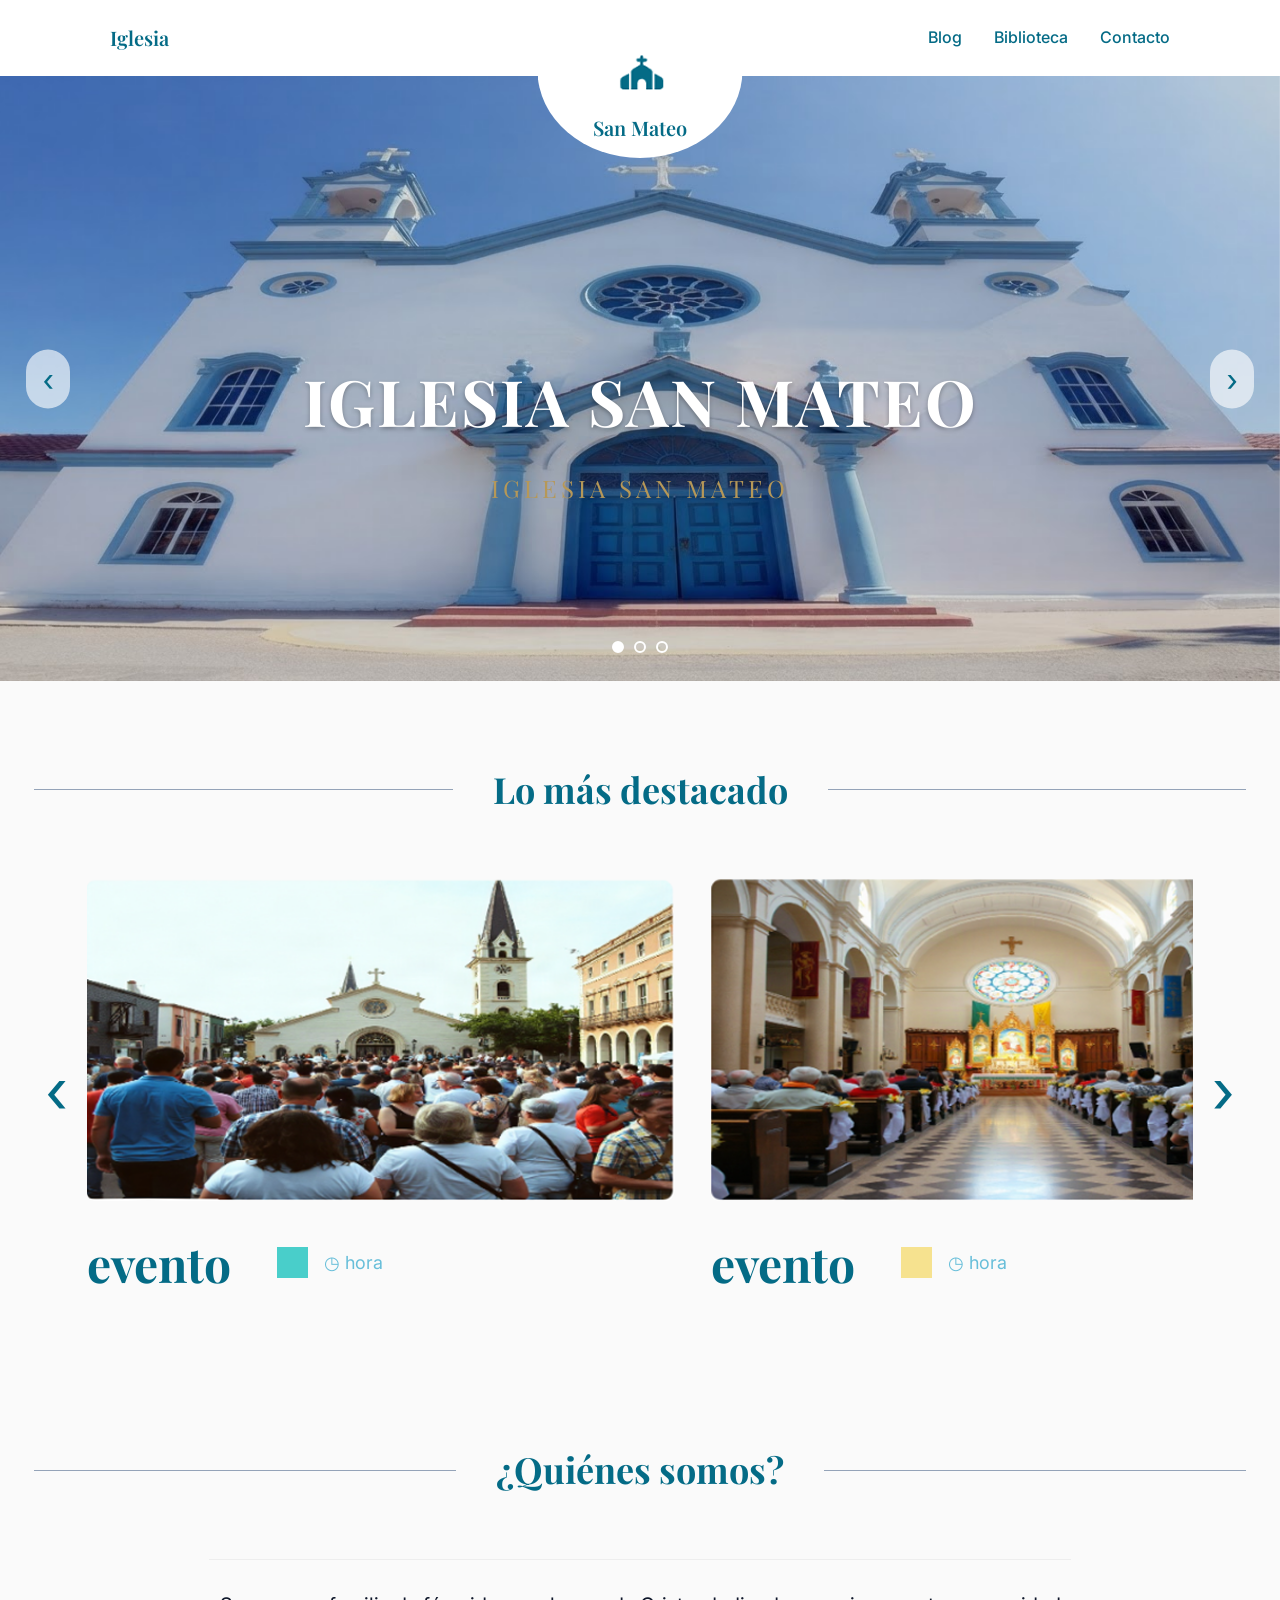
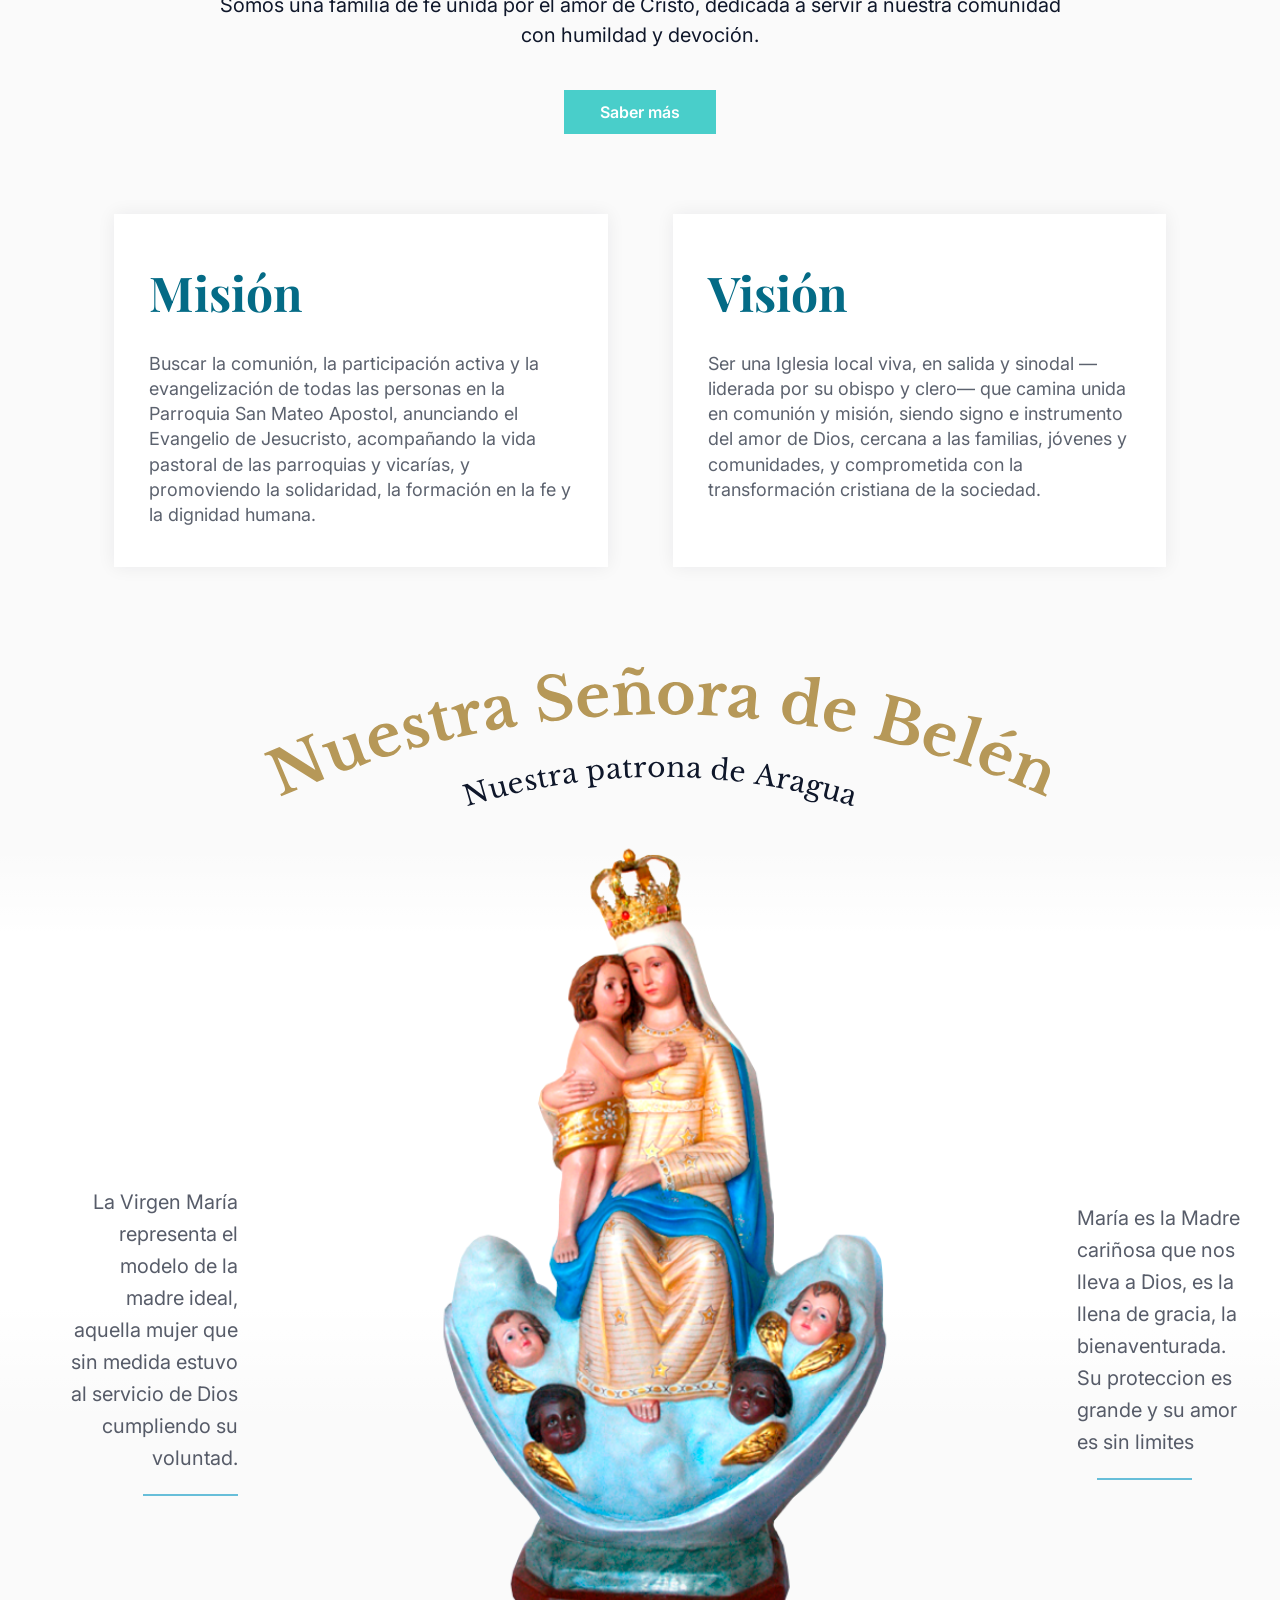
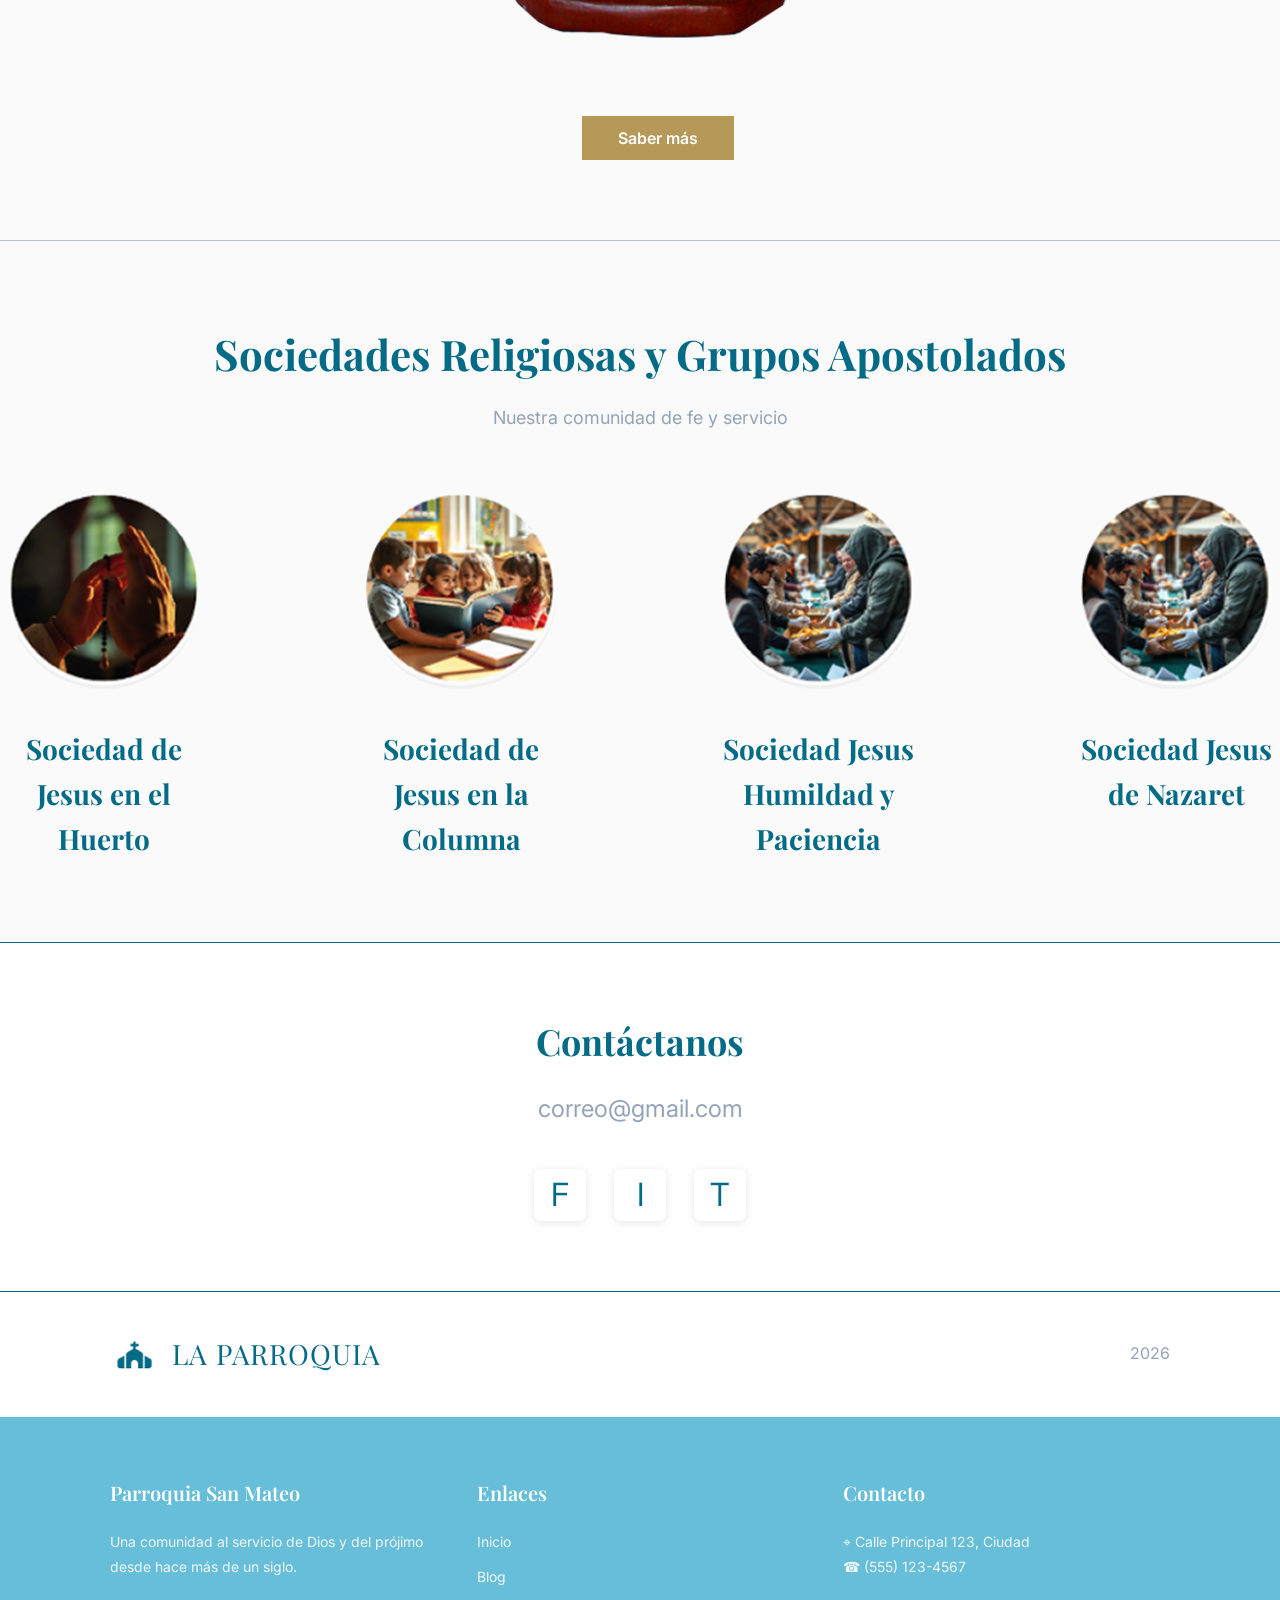
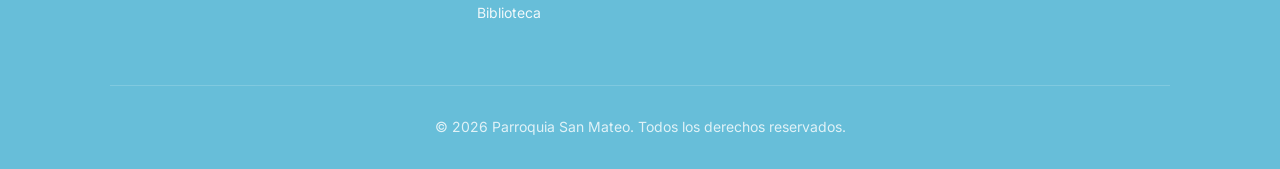
<file: index.html>
<!DOCTYPE html>
<html lang="es">
<head>
  <meta charset="UTF-8">
  <meta name="viewport" content="width=device-width, initial-scale=1.0">
  <title>Iglesia San Mateo | Inicio</title>

  <!-- Fuentes: Inter (texto)  -->
  <link rel="preconnect" href="https://fonts.googleapis.com">
  <link rel="preconnect" href="https://fonts.gstatic.com" crossorigin>
  <link href="https://fonts.googleapis.com/css2?family=Inter:ital,wght@0,400..700;1,400..700&family=Lora:ital,wght@0,400..700;1,400..700&family=Playfair+Display:wght@400..700&display=swap" rel="stylesheet">

  <!-- Estilos: globales + especificos de la pagina -->
  <link rel="stylesheet" href="css/style.css">
  <link rel="stylesheet" href="css/home.css">
  <script>document.documentElement.classList.add('js-anim');</script>
  <script src="scripts.js/main.js" defer></script>
  <script src="scripts.js/modal.js" defer></script>
  <script src="scripts.js/animations.js" defer></script>
  <script src="scripts.js/home.js" defer></script>
</head>
<body class="page-home">
<!-- ============ HEADER (navbar) ============ -->
<section id="section-header">
  <div class="container">
    <header class="site-header">
      <div class="site-header__left">
        <a href="index.html" class="brand-left serif">Iglesia</a>
      </div>
      <a href="index.html" class="logo-group" aria-label="San Mateo - Inicio">
        <div class="logo-wrapper">
          <img src="assets/images/home/logo-forma.svg" alt="" class="logo-shape">
          <img src="assets/images/common/logo.png" alt="Logo San Mateo" class="logo-icon">
          <span class="logo-text serif">San Mateo</span>
        </div>
      </a>
      <nav class="site-header__right">
        <a href="blog.html" class="nav-link">Blog</a>
        <a href="biblioteca.html" class="nav-link">Biblioteca</a>
        <a href="index.html#section-contact" class="nav-link">Contacto</a>
      </nav>
    </header>
  </div>
</section>

<!-- ============ HERO  -->
<section id="section-hero">
  <div class="container">
    <div class="hero-section">
      <div class="hero-bg">
        <img src="assets/images/home/hero.jpeg" alt="Iglesia San Mateo" class="is-active">
      </div>
      <div class="hero-content">
        <h1 class="hero-title serif">IGLESIA SAN MATEO</h1>
        <p class="hero-subtitle serif">IGLESIA SAN MATEO</p>
      </div>
      <button class="nav-arrow prev-arrow">‹</button>
      <button class="nav-arrow next-arrow">›</button>
    </div>
  </div>
</section>
<!-- ============ LO MAS DESTACADO  -->
<section id="section-highlights">
  <div class="container">
    <div class="highlights-wrapper">
      <div class="section-header">
        <div class="line"></div>
        <h2 class="section-title serif">Lo más destacado</h2>
        <div class="line"></div>
      </div>
      
      <div class="carousel-container">
        <button class="carousel-arrow">‹</button>
        
        <div class="events-grid">
          <div class="events-track">
            <div class="event-card" data-desc="Aquí irá la información completa del evento: fecha, lugar y detalles.">
              <div class="event-media">
                <img src="assets/images/home/evento-plaza.png" alt="Evento en la plaza" class="event-img">
              </div>
              <div class="event-info">
                <h3 class="event-title serif">evento</h3>
                <div class="event-meta">
                  <span class="tag tag-cyan"></span>
                  <span class="event-time">◷ hora</span>
                </div>
              </div>
            </div>
            <div class="event-card" data-desc="Aquí irá la información completa del evento: fecha, lugar y detalles.">
              <div class="event-media">
                <img src="assets/images/home/evento-iglesia.png" alt="Evento en la iglesia" class="event-img">
              </div>
              <div class="event-info">
                <h3 class="event-title serif">evento</h3>
                <div class="event-meta">
                  <span class="tag tag-yellow"></span>
                  <span class="event-time">◷ hora</span>
                </div>
              </div>
            </div>
            <div class="event-card" data-desc="Aquí irá la información completa del evento: fecha, lugar y detalles.">
              <div class="event-media">
                <img src="assets/images/home/evento-iglesia.png" alt="Evento en la iglesia" class="event-img">
              </div>
              <div class="event-info">
                <h3 class="event-title serif">evento</h3>
                <div class="event-meta">
                  <span class="tag tag-cyan"></span>
                  <span class="event-time">◷ hora</span>
                </div>
              </div>
            </div>
            <div class="event-card" data-desc="Aquí irá la información completa del evento: fecha, lugar y detalles.">
              <div class="event-media">
                <img src="assets/images/home/evento-plaza.png" alt="Evento en la plaza" class="event-img">
              </div>
              <div class="event-info">
                <h3 class="event-title serif">evento</h3>
                <div class="event-meta">
                  <span class="tag tag-yellow"></span>
                  <span class="event-time">◷ hora</span>
                </div>
              </div>
            </div>
          </div>
        </div>
        
        <button class="carousel-arrow">›</button>
      </div>
    </div>
  </div>
</section>
<!-- ============ QUIENES SOMOS? -->
<section id="section-about">
  <div class="container">
    <div class="about-wrapper">
      <div class="section-header">
        <div class="line"></div>
        <h2 class="section-title serif">¿Quiénes somos?</h2>
        <div class="line"></div>
      </div>
      
      <div class="about-content">
        <div class="about-divider"></div>
        <p class="about-text">Somos una familia de fé unida por el amor de Cristo, dedicada a servir a nuestra comunidad<br>con humildad y devoción.</p>
        <a href="#section-about" class="btn btn-cyan" data-modal-target="modal-about">Saber más</a>
      </div>
      
      <div class="cards-grid">
        <div class="info-card">
          <h3 class="card-title serif">Misión</h3>
          <p class="card-text">Buscar la comunión, la participación activa y la evangelización de todas las personas en la Parroquia San Mateo Apostol, anunciando el Evangelio de Jesucristo, acompañando la vida pastoral de las parroquias y vicarías, y promoviendo la solidaridad, la formación en la fe y la dignidad humana. </p>
        </div>
        
        <div class="info-card">
          <h3 class="card-title serif">Visión</h3>
          <p class="card-text">Ser una Iglesia local viva, en salida y sinodal —liderada por su obispo y clero— que camina unida en comunión y misión, siendo signo e instrumento del amor de Dios, cercana a las familias, jóvenes y comunidades, y comprometida con la transformación cristiana de la sociedad. </p>
        </div>
      </div>
    </div>
  </div>
</section>
<!-- ============ VIRGEN DE BELEN  -->
<section id="section-virgin">
  <div class="container">
    <div class="virgin-container">
      <div class="virgin-bg"></div>
      
      <div class="virgin-content">
        <div class="curved-texts">
          <img src="assets/images/home/virgen-titulo.svg" alt="Nuestra Señora de Belén" class="curved-title">
          <img src="assets/images/home/virgen-subtitulo.svg" alt="Nuestra patrona de Aragua" class="curved-subtitle">
        </div>

        <div class="virgin-layout">
          <div class="virgin-text-left">
            <p>La Virgen María representa el modelo de la madre ideal, aquella mujer que sin medida estuvo al servicio de Dios cumpliendo su voluntad. </p>
            <div class="decor-line"></div>
          </div>
          
          <div class="virgin-image-wrapper">
            <img src="assets/images/home/virgen-belen.png" alt="Virgen de Belén" class="virgin-img">
          </div>
          
          <div class="virgin-text-right">
            <p>María es la Madre cariñosa que nos lleva a Dios, es la llena de gracia, la bienaventurada. Su proteccion es grande y su amor es sin limites</p>
            <div class="decor-line"></div>
          </div>
        </div>
        
        <div class="virgin-action">
          <a href="biblioteca.html" class="btn btn-gold">Saber más</a>
        </div>
      </div>
      
      <div class="bottom-separator"></div>
    </div>
  </div>
</section>
<!-- ============ GRUPOS Y SOCIEDADES -->
<section id="section-groups">
  <div class="container">
    <div class="groups-wrapper">
      <div class="groups-header">
        <h2 class="groups-title serif">Sociedades Religiosas y Grupos Apostolados</h2>
        <p class="groups-subtitle">Nuestra comunidad de fe y servicio</p>
      </div>
      
      <div class="groups-grid">
        <div class="group-card" data-desc="Aquí irá la descripción del grupo o sociedad: quiénes son, cuándo se reúnen y cómo unirse.">
          <img src="assets/images/home/grupo-1.png" alt="Sociedad 1" class="group-img">
          <h4 class="group-name serif">Sociedad de Jesus en el Huerto</h4>
        </div>
        
        <div class="group-card" data-desc="Aquí irá la descripción del grupo o sociedad: quiénes son, cuándo se reúnen y cómo unirse.">
          <img src="assets/images/home/grupo-2.png" alt="Sociedad 2" class="group-img">
          <h4 class="group-name serif">Sociedad de Jesus en la Columna</h4>
        </div>
        
        <div class="group-card" data-desc="Aquí irá la descripción del grupo o sociedad: quiénes son, cuándo se reúnen y cómo unirse.">
          <img src="assets/images/home/grupo-3.png" alt="Sociedad 3" class="group-img">
          <h4 class="group-name serif">Sociedad Jesus Humildad y Paciencia</h4>
        </div>

        <div class="group-card" data-desc="Aquí irá la descripción del grupo o sociedad: quiénes son, cuándo se reúnen y cómo unirse.">
          <img src="assets/images/home/grupo-3.png" alt="Sociedad 4" class="group-img">
          <h4 class="group-name serif">Sociedad Jesus de Nazaret</h4>
        </div>

<!--        <div class="group-card" data-desc="Aquí irá la descripción del grupo o sociedad: quiénes son, cuándo se reúnen y cómo unirse.">
          <img src="assets/images/home/grupo-3.png" alt="Sociedad 5" class="group-img">
          <h4 class="group-name serif">Sociedad del Cristo</h4>
        </div>

        <div class="group-card" data-desc="Aquí irá la descripción del grupo o sociedad: quiénes son, cuándo se reúnen y cómo unirse.">
          <img src="assets/images/home/grupo-3.png" alt="Sociedad 6" class="group-img">
          <h4 class="group-name serif">Sociedad del Santo Sepulcro</h4>
        </div>-->

      </div>
    </div>
  </div>
</section>
<!-- ============ CONTACTO  -->
<section id="section-contact">
  <div class="container contact-container">
    <div class="contact-separator"></div>
    <div class="contact-content">
      <h2 class="contact-title serif">Contáctanos</h2>
      <p class="contact-email">correo@gmail.com</p>
      
      <div class="social-links">
        <a href="#" class="social-icon">F</a>
        <a href="#" class="social-icon">I</a>
        <a href="#" class="social-icon">T</a>
      </div>
    </div>
  </div>
</section>

<!-- ============ FOOTER  -->
<section id="section-footer">
  <div class="container">
    <div class="pre-footer">
      <div class="pre-footer__brand">
        <img src="assets/images/common/logo.png" alt="Logo Parroquia San Mateo">
        <span class="serif">LA PARROQUIA</span>
      </div>
      <div class="pre-footer__year">2026</div>
    </div>

    <footer class="site-footer">
      <div class="footer-columns">
        <div class="footer-col">
          <h4 class="footer-heading serif">Parroquia San Mateo</h4>
          <p class="footer-text">Una comunidad al servicio de Dios y del prójimo desde hace más de un siglo.</p>
        </div>
        <div class="footer-col">
          <h4 class="footer-heading serif">Enlaces</h4>
          <ul class="footer-links">
            <li><a href="index.html">Inicio</a></li>
            <li><a href="blog.html">Blog</a></li>
            <li><a href="biblioteca.html">Biblioteca</a></li>
          </ul>
        </div>
        <div class="footer-col">
          <h4 class="footer-heading serif">Contacto</h4>
          <p class="footer-text">⌖ Calle Principal 123, Ciudad<br>☎ (555) 123-4567</p>
        </div>
      </div>
      <div class="footer-bottom">
        <p>© 2026 Parroquia San Mateo. Todos los derechos reservados.</p>
      </div>
    </footer>
  </div>
</section>

<!-- Contenido de la ventana "quienes somos?" -->
<template id="modal-about">
  <div class="modal__body">
    <h3 class="modal__title serif">¿Quiénes somos?</h3>
    <p class="modal__text">Somos una familia de fe unida por el amor de Cristo, dedicada a servir a nuestra comunidad con humildad y devoción.</p>
    <div class="modal__columns">
      <div>
        <h4 class="modal__subtitle serif">Misión</h4>
        <p class="modal__text">Buscar la comunión, la participación activa y la evangelización de todas las personas en la Parroquia San Mateo Apostol, anunciando el Evangelio de Jesucristo, acompañando la vida pastoral de las parroquias y vicarías, y promoviendo la solidaridad, la formación en la fe y la dignidad humana.</p>
      </div>
      <div>
        <h4 class="modal__subtitle serif">Visión</h4>
        <p class="modal__text">Ser una Iglesia local viva, en salida y sinodal —liderada por su obispo y clero— que camina unida en comunión y misión, siendo signo e instrumento del amor de Dios, cercana a las familias, jóvenes y comunidades, y comprometida con la transformación cristiana de la sociedad. </p>
      </div>
    </div>
  </div>
</template>
</body>
</html>
</file>
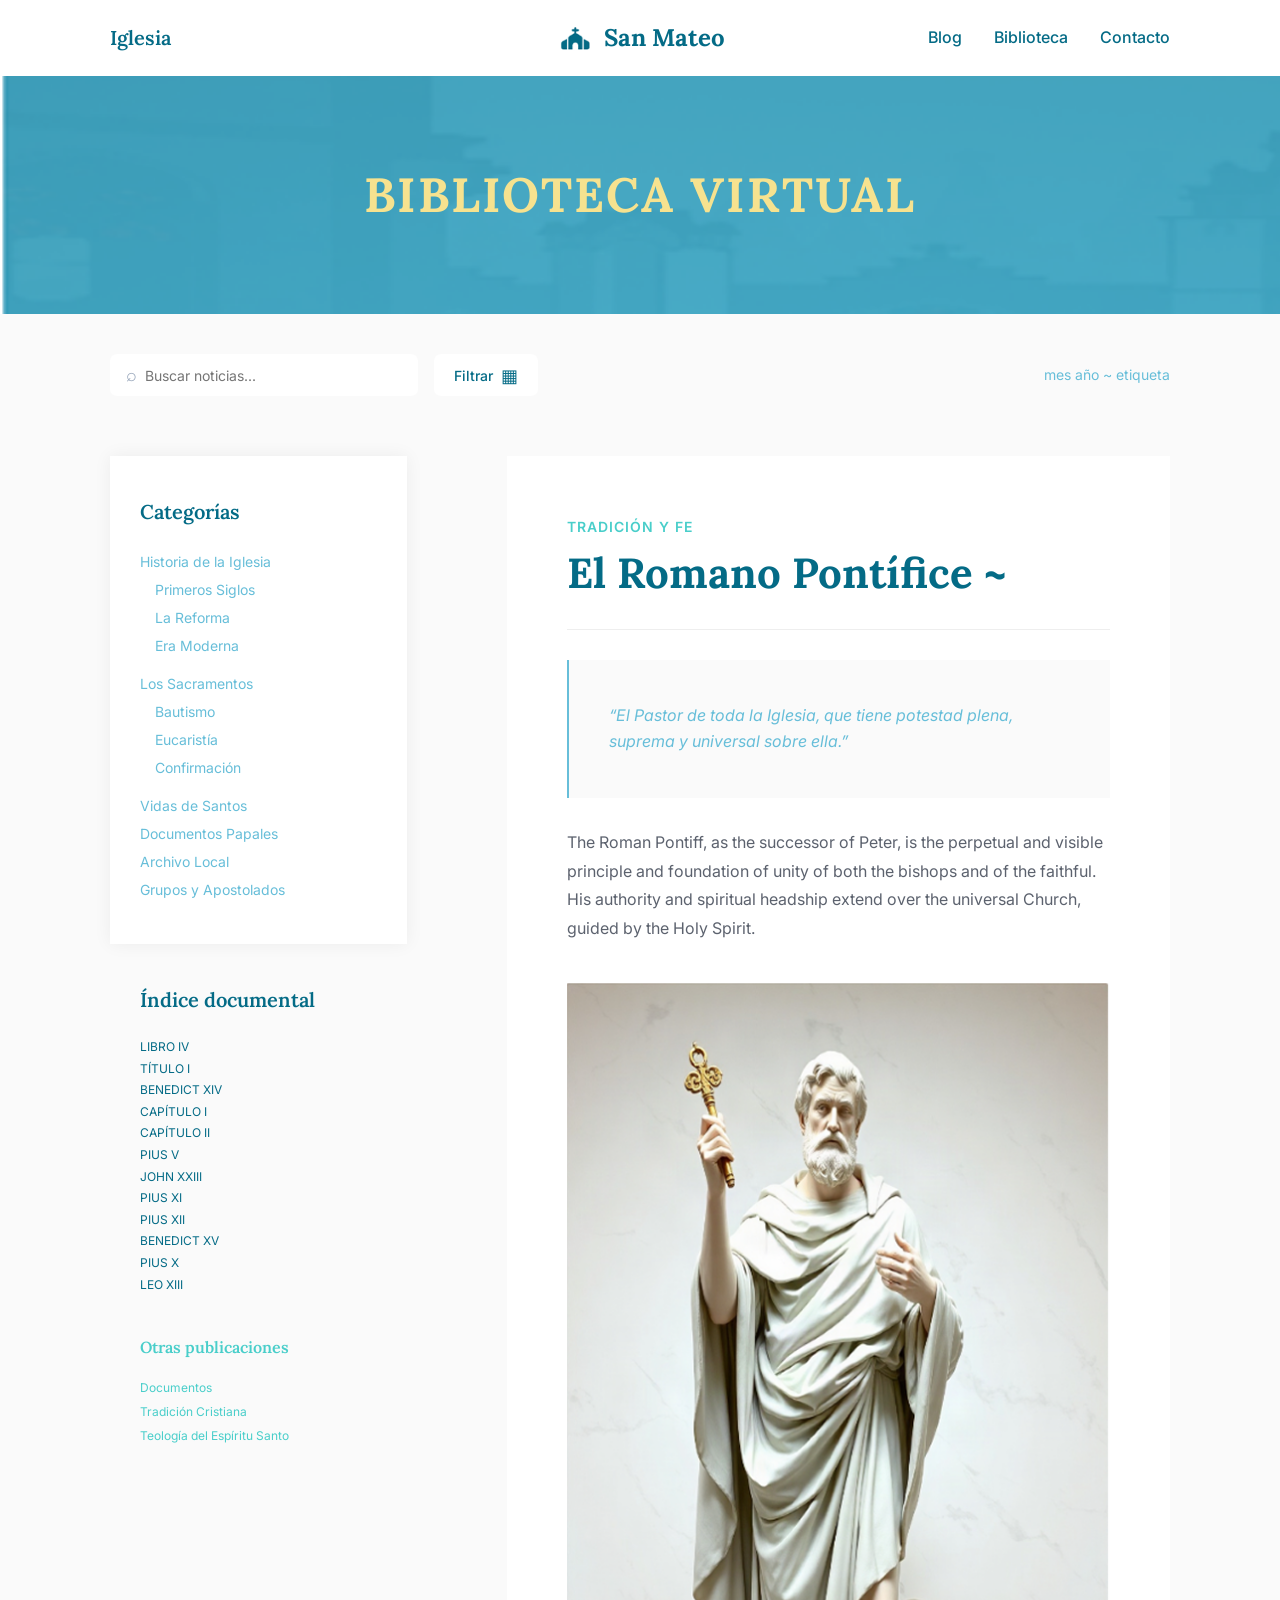
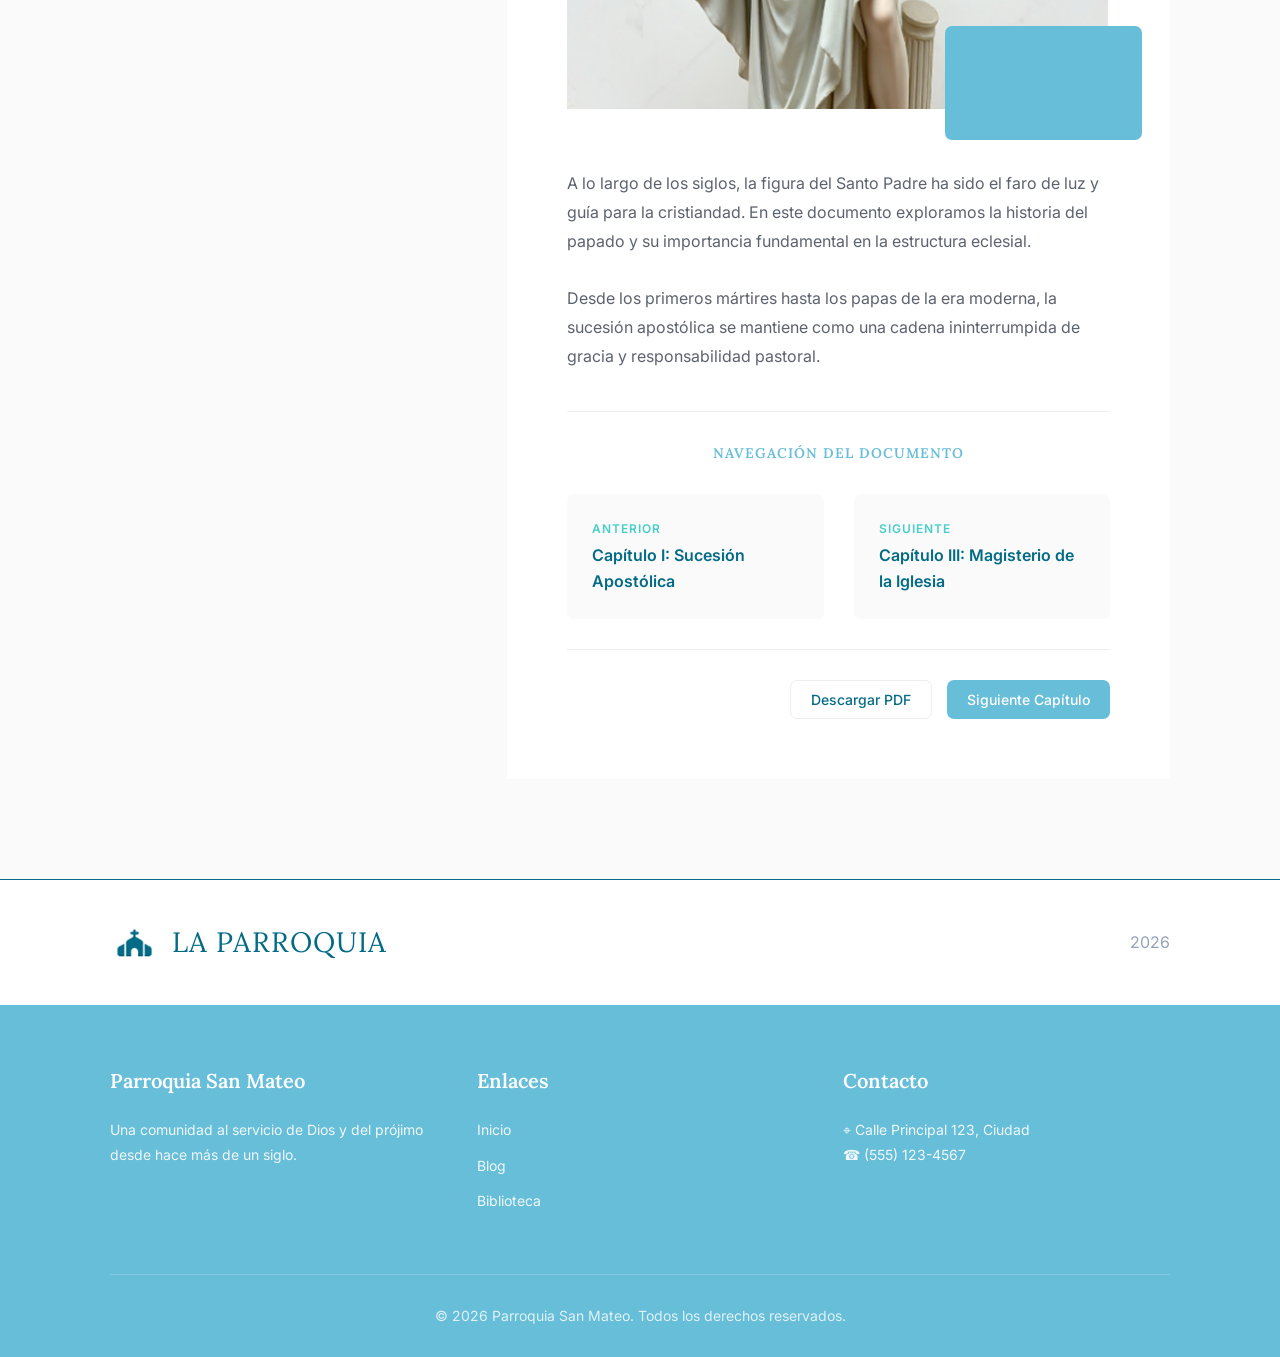
<file: biblioteca.html>
<!DOCTYPE html>
<html lang="es">
<head>
  <meta charset="UTF-8">
  <meta name="viewport" content="width=device-width, initial-scale=1.0">
  <title>Iglesia San Mateo | Biblioteca</title>

  <!-- Fuentes: Inter (texto) titulos -->
  <link rel="preconnect" href="https://fonts.googleapis.com">
  <link rel="preconnect" href="https://fonts.gstatic.com" crossorigin>
  <link href="https://fonts.googleapis.com/css2?family=Inter:ital,wght@0,400..700;1,400..700&family=Lora:ital,wght@0,400..700;1,400..700&family=Playfair+Display:wght@400..700&display=swap" rel="stylesheet">

  <!-- Estilos: globales + especificos de la pagina -->
  <link rel="stylesheet" href="css/style.css">
  <link rel="stylesheet" href="css/biblioteca.css">
  <script src="scripts.js/main.js" defer></script>
  <script src="scripts.js/biblioteca.js" defer></script>
</head>
<body class="page-biblioteca">
<!-- ============ HEADER  -->
<section id="section-header">
  <div class="container">
    <header class="site-header">
      <div class="site-header__left">
        <a href="index.html" class="brand-left serif">Iglesia</a>
      </div>
      <a href="index.html" class="logo">
        <img src="assets/images/common/logo.png" alt="Logo San Mateo">
        <span class="serif">San Mateo</span>
      </a>
      <nav class="site-header__right">
        <a href="blog.html" class="nav-link">Blog</a>
        <a href="biblioteca.html" class="nav-link" aria-current="page">Biblioteca</a>
        <a href="index.html#section-contact" class="nav-link">Contacto</a>
      </nav>
    </header>
  </div>
</section>

<!-- ============ BANNER -->
<section id="section-hero">
  <div class="container">
    <div class="page-banner">
      <h1 class="page-banner__title">BIBLIOTECA VIRTUAL</h1>
    </div>
  </div>
</section>

<!-- ============ BUSQUEDA -->
<section id="section-search" class="container">
  <div class="content-padded">
    <div class="search-bar">
      <div class="search-inputs">
        <div class="search-box">
          <span class="icon">⌕</span>
          <input type="text" placeholder="Buscar noticias...">
        </div>
        <button class="filter-btn" type="button">Filtrar <span class="icon">▦</span></button>
      </div>
      <div class="pagination-info">mes año ~ etiqueta</div>
    </div>
  </div>
</section>

<!-- ============ CONTENIDO PRINCIPAL  -->
<section id="section-main-content" class="container content-padded">
  <div class="content-layout">
    <aside class="sidebar">
      <div class="category-card">
        <h3 class="sidebar-title">Categorías</h3>
        <ul class="category-list">
          <li class="cat-item">Historia de la Iglesia
            <ul class="sub-cat-list">
              <li>Primeros Siglos</li>
              <li>La Reforma</li>
              <li>Era Moderna</li>
            </ul>
          </li>
          <li class="cat-item">Los Sacramentos
            <ul class="sub-cat-list">
              <li>Bautismo</li>
              <li>Eucaristía</li>
              <li>Confirmación</li>
            </ul>
          </li>
          <li class="cat-item">Vidas de Santos</li>
          <li class="cat-item">Documentos Papales</li>
          <li class="cat-item">Archivo Local</li>
          <li class="cat-item">Grupos y Apostolados</li>
        </ul>
      </div>
      
      <div class="index-section">
        <h3 class="sidebar-title">Índice documental</h3>
        <ul class="index-list">
          <li>LIBRO IV</li>
          <li>TÍTULO I</li>
          <li>BENEDICT XIV</li>
          <li>CAPÍTULO I</li>
          <li>CAPÍTULO II</li>
          <li>PIUS V</li>
          <li>JOHN XXIII</li>
          <li>PIUS XI</li>
          <li>PIUS XII</li>
          <li>BENEDICT XV</li>
          <li>PIUS X</li>
          <li>LEO XIII</li>
        </ul>
      </div>

      <div class="other-pubs-section">
        <h3 class="sidebar-title-teal">Otras publicaciones</h3>
        <ul class="other-pubs-list">
          <li>Documentos</li>
          <li>Tradición Cristiana</li>
          <li>Teología del Espíritu Santo</li>
        </ul>
      </div>
    </aside>

    <article class="article-content">
      <div class="breadcrumb">TRADICIÓN Y FE</div>
      <h2 class="article-title">El Romano Pontífice ~</h2>
      <hr class="separator">
      
      <div class="quote-container">
        <div class="quote-border"></div>
        <blockquote class="quote-text">
          “El Pastor de toda la Iglesia, que tiene potestad plena, suprema y universal sobre ella.”
        </blockquote>
      </div>

      <p class="article-paragraph">
        The Roman Pontiff, as the successor of Peter, is the perpetual and visible principle and foundation of unity of both the bishops and of the faithful. His authority and spiritual headship extend over the universal Church, guided by the Holy Spirit.
      </p>

      <div class="article-image-wrapper">
        <img src="assets/images/biblioteca/articulo-san-pedro.png" alt="Statue of Saint Peter" class="main-image">
        <div class="floating-accent-box"></div>
      </div>

      <p class="article-paragraph">
        A lo largo de los siglos, la figura del Santo Padre ha sido el faro de luz y guía para la cristiandad. En este documento exploramos la historia del papado y su importancia fundamental en la estructura eclesial.<br><br>
        Desde los primeros mártires hasta los papas de la era moderna, la sucesión apostólica se mantiene como una cadena ininterrumpida de gracia y responsabilidad pastoral.
      </p>

      <hr class="separator">

      <h4 class="nav-section-title">NAVEGACIÓN DEL DOCUMENTO</h4>
      
      <div class="chapter-nav-container">
        <div class="nav-card">
          <span class="nav-direction">ANTERIOR</span>
          <span class="nav-chapter-title">Capítulo I: Sucesión Apostólica</span>
        </div>
        <div class="nav-card">
          <span class="nav-direction">SIGUIENTE</span>
          <span class="nav-chapter-title">Capítulo III: Magisterio de la Iglesia</span>
        </div>
      </div>

      <hr class="separator">

      <div class="action-buttons-container">
        <button class="btn-download">Descargar PDF</button>
        <button class="btn-next-chapter">Siguiente Capítulo</button>
      </div>
    </article>
  </div>
</section>
<!-- ============ FOOTER -->
<section id="section-footer">
  <div class="container">
    <div class="pre-footer">
      <div class="pre-footer__brand">
        <img src="assets/images/common/logo.png" alt="Logo Parroquia San Mateo">
        <span class="serif">LA PARROQUIA</span>
      </div>
      <div class="pre-footer__year">2026</div>
    </div>

    <footer class="site-footer">
      <div class="footer-columns">
        <div class="footer-col">
          <h4 class="footer-heading serif">Parroquia San Mateo</h4>
          <p class="footer-text">Una comunidad al servicio de Dios y del prójimo desde hace más de un siglo.</p>
        </div>
        <div class="footer-col">
          <h4 class="footer-heading serif">Enlaces</h4>
          <ul class="footer-links">
            <li><a href="index.html">Inicio</a></li>
            <li><a href="blog.html">Blog</a></li>
            <li><a href="biblioteca.html">Biblioteca</a></li>
          </ul>
        </div>
        <div class="footer-col">
          <h4 class="footer-heading serif">Contacto</h4>
          <p class="footer-text">⌖ Calle Principal 123, Ciudad<br>☎ (555) 123-4567</p>
        </div>
      </div>
      <div class="footer-bottom">
        <p>© 2026 Parroquia San Mateo. Todos los derechos reservados.</p>
      </div>
    </footer>
  </div>
</section>
</body>
</html>
</file>
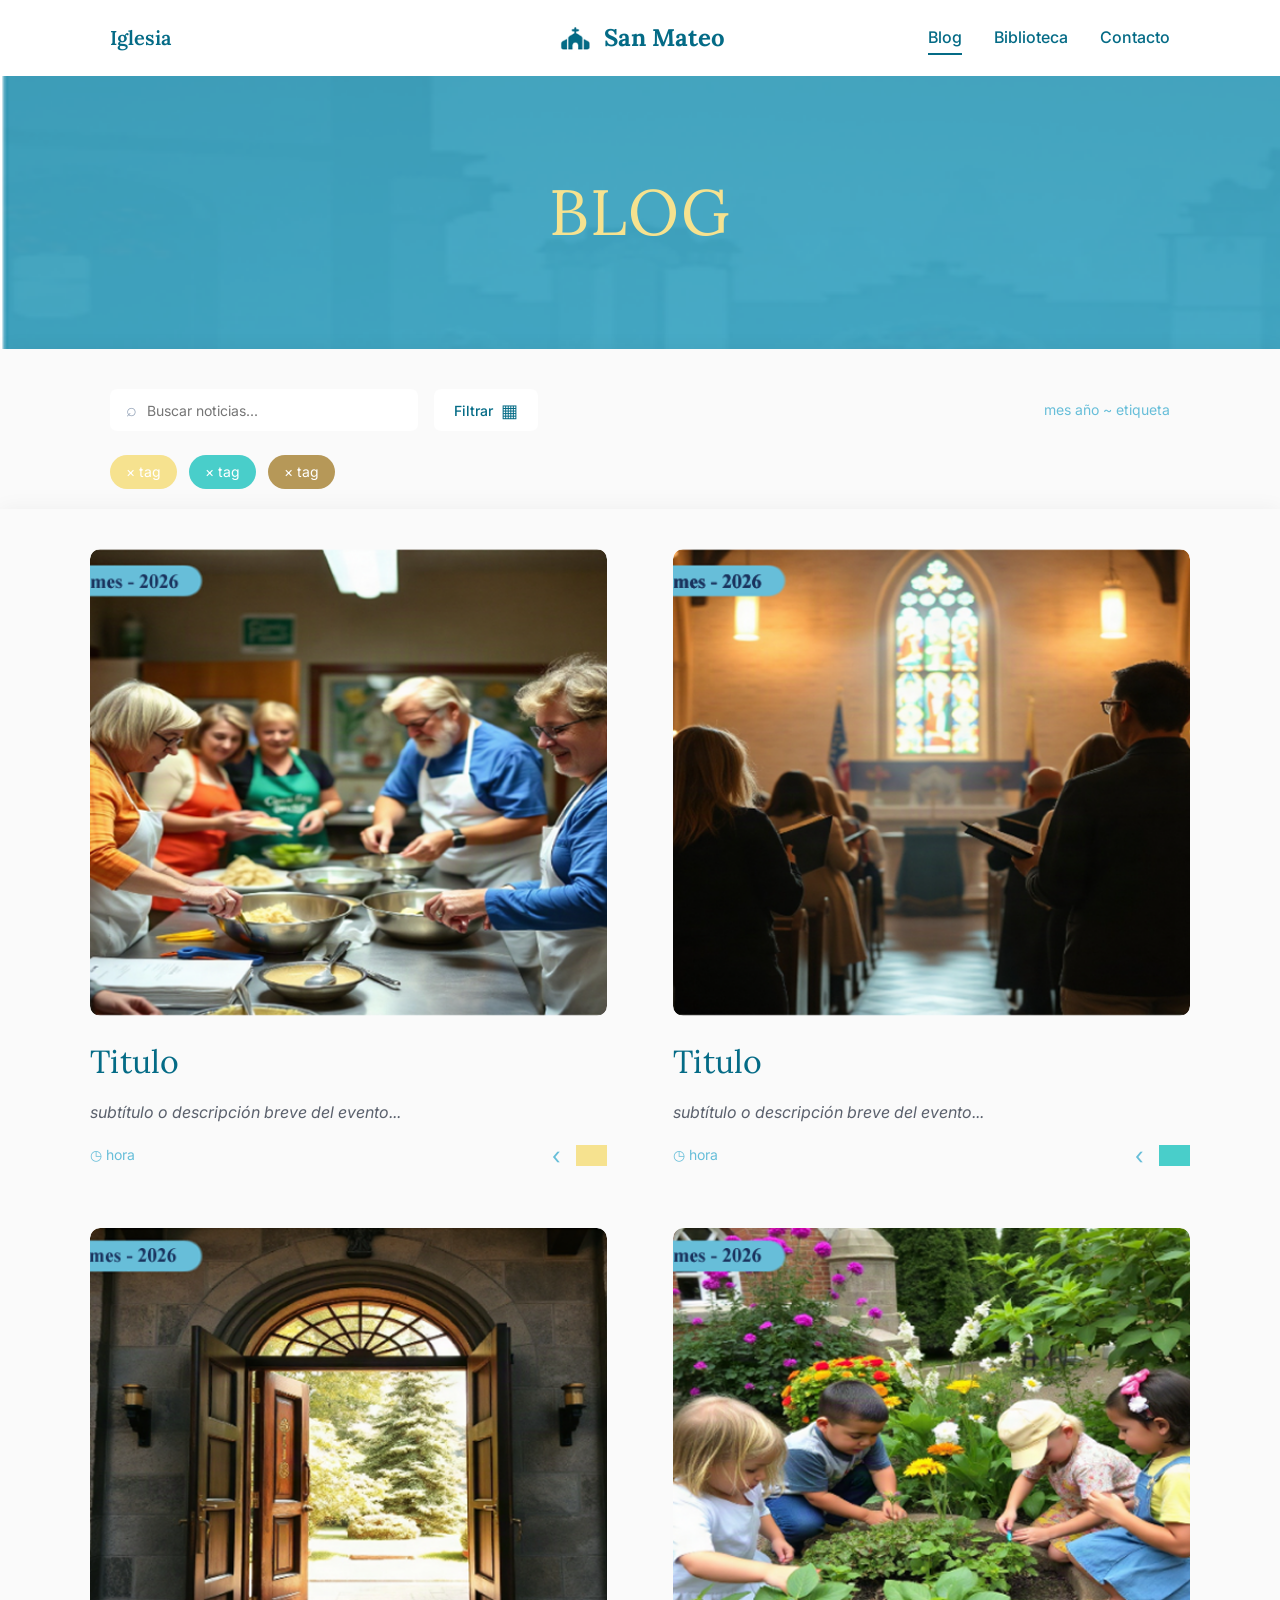
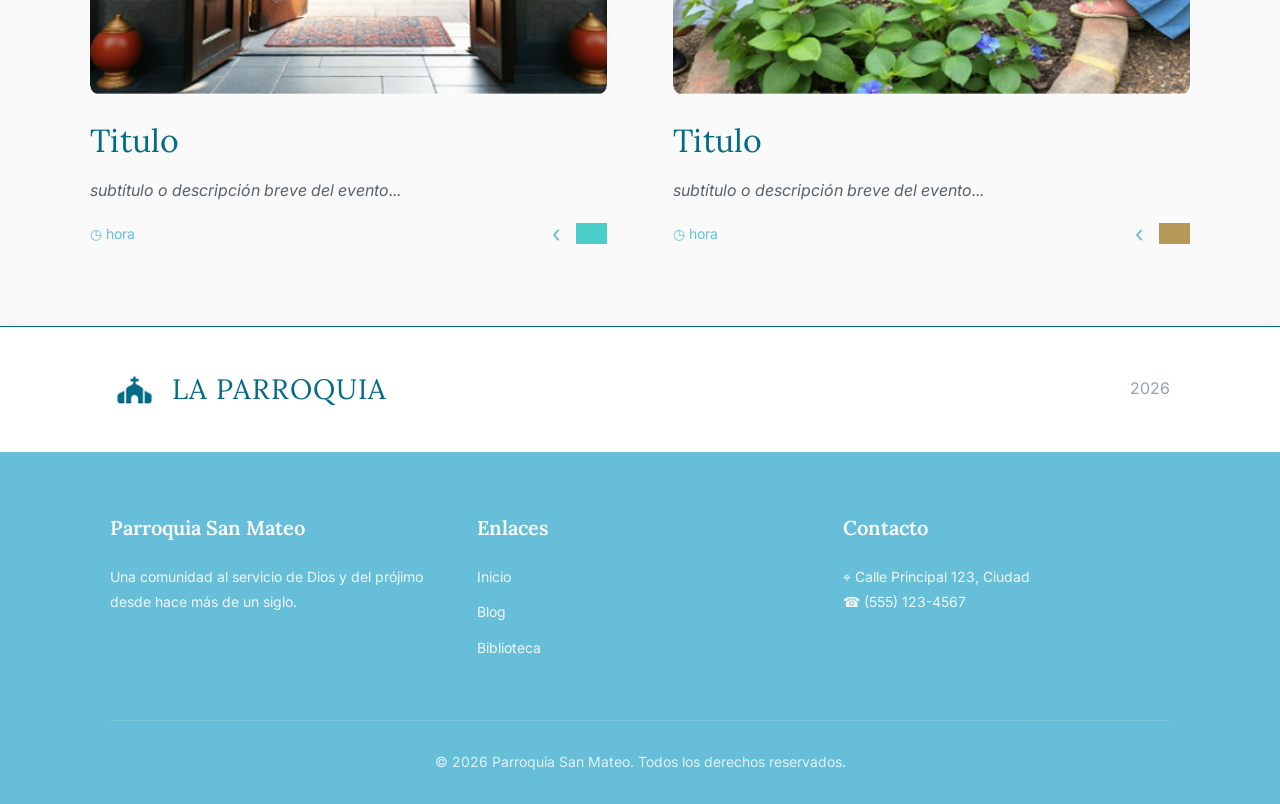
<file: blog.html>
<!DOCTYPE html>
<html lang="es">
<head>
  <meta charset="UTF-8">
  <meta name="viewport" content="width=device-width, initial-scale=1.0">
  <title>Iglesia San Mateo | Blog</title>

  <!-- Fuentes: Inter (texto) · -->
  <link rel="preconnect" href="https://fonts.googleapis.com">
  <link rel="preconnect" href="https://fonts.gstatic.com" crossorigin>
  <link href="https://fonts.googleapis.com/css2?family=Inter:ital,wght@0,400..700;1,400..700&family=Lora:ital,wght@0,400..700;1,400..700&family=Playfair+Display:wght@400..700&display=swap" rel="stylesheet">

  <!-- Estilos: globales + específicos de la pagina -->
  <link rel="stylesheet" href="css/style.css">
  <link rel="stylesheet" href="css/blog.css">
  <script>document.documentElement.classList.add('js-anim');</script>
  <script src="scripts.js/main.js" defer></script>
  <script src="scripts.js/modal.js" defer></script>
  <script src="scripts.js/animations.js" defer></script>
  <script src="scripts.js/blog.js" defer></script>
</head>
<body class="page-blog">
<!-- ============ HEADER  -->
<section id="section-header">
  <div class="container">
    <header class="site-header">
      <div class="site-header__left">
        <a href="index.html" class="brand-left serif">Iglesia</a>
      </div>
      <a href="index.html" class="logo">
        <img src="assets/images/common/logo.png" alt="Logo San Mateo">
        <span class="serif">San Mateo</span>
      </a>
      <nav class="site-header__right">
        <a href="blog.html" class="nav-link" aria-current="page">Blog</a>
        <a href="biblioteca.html" class="nav-link">Biblioteca</a>
        <a href="index.html#section-contact" class="nav-link">Contacto</a>
      </nav>
    </header>
  </div>
</section>

<!-- ============ BANNER  -->
<section id="section-hero">
  <div class="container">
    <div class="page-banner">
      <h1 class="page-banner__title">BLOG</h1>
    </div>
  </div>
</section>

<!-- ============ BUSQUEDA Y FILTROS  -->
<section id="section-search-filter">
  <div class="container">
    <div class="search-section content-padded">
      <div class="search-bar">
        <div class="search-inputs">
          <div class="search-box">
            <span class="icon">⌕</span>
            <input type="text" placeholder="Buscar noticias...">
          </div>
          <button class="filter-btn" type="button">Filtrar <span class="icon">▦</span></button>
        </div>
        <div class="pagination-info">mes año ~ etiqueta</div>
      </div>
      <div class="tags-row">
        <span class="tag tag-yellow">× tag</span>
        <span class="tag tag-teal">× tag</span>
        <span class="tag tag-gold">× tag</span>
      </div>
    </div>
  </div>
</section>

<!-- ============ PUBLICACIONES  -->
<section id="section-blog-grid">
  <div class="container">
    <div class="blog-container">
      <div class="blog-grid">
        <!-- Post 1 -->
        <article class="blog-card" data-body="Aquí irá el contenido completo de la publicación.">
          <div class="card-image">
            <img src="assets/images/blog/post-1.png" alt="Post image">
          </div>
          <div class="card-content">
            <h2 class="serif card-title">Titulo</h2>
            <p class="card-excerpt">subtítulo o descripción breve del evento...</p>
            <div class="card-meta">
              <span class="time">◷ hora</span>
              <div class="card-actions">
                <span class="share">‹</span>
                <div class="category-color" style="background-color: var(--accent-yellow);"></div>
              </div>
            </div>
          </div>
        </article>
        
        <!-- Post 2 -->
        <article class="blog-card" data-body="Aquí irá el contenido completo de la publicación.">
          <div class="card-image">
            <img src="assets/images/blog/post-2.png" alt="Post image">
          </div>
          <div class="card-content">
            <h2 class="serif card-title">Titulo</h2>
            <p class="card-excerpt">subtítulo o descripción breve del evento...</p>
            <div class="card-meta">
              <span class="time">◷ hora</span>
              <div class="card-actions">
                <span class="share">‹</span>
                <div class="category-color" style="background-color: var(--accent-teal);"></div>
              </div>
            </div>
          </div>
        </article>

        <!-- Post 3 -->
        <article class="blog-card" data-body="Aquí irá el contenido completo de la publicación.">
          <div class="card-image">
            <img src="assets/images/blog/post-3.png" alt="Post image">
          </div>
          <div class="card-content">
            <h2 class="serif card-title">Titulo</h2>
            <p class="card-excerpt">subtítulo o descripción breve del evento...</p>
            <div class="card-meta">
              <span class="time">◷ hora</span>
              <div class="card-actions">
                <span class="share">‹</span>
                <div class="category-color" style="background-color: var(--accent-teal);"></div>
              </div>
            </div>
          </div>
        </article>

        <!-- Post 4 -->
        <article class="blog-card" data-body="Aquí irá el contenido completo de la publicación.">
          <div class="card-image">
            <img src="assets/images/blog/post-4.png" alt="Post image">
          </div>
          <div class="card-content">
            <h2 class="serif card-title">Titulo</h2>
            <p class="card-excerpt">subtítulo o descripción breve del evento...</p>
            <div class="card-meta">
              <span class="time">◷ hora</span>
              <div class="card-actions">
                <span class="share">‹</span>
                <div class="category-color" style="background-color: var(--accent-gold);"></div>
              </div>
            </div>
          </div>
        </article>
      </div>
    </div>
  </div>
</section>
<!-- ============ FOOTER -->
<section id="section-footer">
  <div class="container">
    <div class="pre-footer">
      <div class="pre-footer__brand">
        <img src="assets/images/common/logo.png" alt="Logo Parroquia San Mateo">
        <span class="serif">LA PARROQUIA</span>
      </div>
      <div class="pre-footer__year">2026</div>
    </div>

    <footer class="site-footer">
      <div class="footer-columns">
        <div class="footer-col">
          <h4 class="footer-heading serif">Parroquia San Mateo</h4>
          <p class="footer-text">Una comunidad al servicio de Dios y del prójimo desde hace más de un siglo.</p>
        </div>
        <div class="footer-col">
          <h4 class="footer-heading serif">Enlaces</h4>
          <ul class="footer-links">
            <li><a href="index.html">Inicio</a></li>
            <li><a href="blog.html">Blog</a></li>
            <li><a href="biblioteca.html">Biblioteca</a></li>
          </ul>
        </div>
        <div class="footer-col">
          <h4 class="footer-heading serif">Contacto</h4>
          <p class="footer-text">⌖ Calle Principal 123, Ciudad<br>☎ (555) 123-4567</p>
        </div>
      </div>
      <div class="footer-bottom">
        <p>© 2026 Parroquia San Mateo. Todos los derechos reservados.</p>
      </div>
    </footer>
  </div>
</section>
</body>
</html>
</file>
<file: css/style.css>
/* ==========================================================================
   sEstilos GLOBALES (se carga en todas las páginas)
   Contiene: componentes compartidos, variables, tipografia y layout base.
   ========================================================================== */

/* Componentes compartidos */
@import url("components/header.css");
@import url("components/footer.css");
@import url("components/buttons.css");
@import url("components/page-banner.css");
@import url("components/search-bar.css");
@import url("components/modal.css");
@import url("components/animations.css");

/* ---------- Variables ---------- */
:root {
  /* Colores */
  --primary-color: #046b86;
  --secondary-color: #67bed9;
  --accent-yellow: #f6e28f;
  --accent-teal: #49ceca;
  --accent-gold: #b69858;
  --text-strong: #0f172a;
  --text-dark: rgba(15, 23, 42, 0.68);
  --text-light: #94a3b8;
  --bg-light: #fafafa;
  --white: #ffffff;
  --border-color: #eeeeee;
  --shadow-soft: rgba(15, 23, 38, 0.06);

  /* Tipografias (Inter = texto, Lora / Playfair Display = titulos) */
  --font-sans: 'Inter', sans-serif;
  --font-heading: 'Lora', serif;

  /* Medidas */
  --header-height: 76px;
  --content-padding: 110px;
}

@media (max-width: 1024px) {
  :root { --content-padding: 40px; }
}
@media (max-width: 768px) {
  :root { --content-padding: 20px; }
}

/* ---------- Tipografia y base ---------- */
body {
  font-family: var(--font-sans);
  margin: 0;
  padding: 0;
  background-color: var(--bg-light);
  color: var(--text-dark);
  line-height: 1.6;
  -webkit-font-smoothing: antialiased;
}

h1, h2, h3, h4, h5, h6, .serif {
  font-family: var(--font-heading);
}

a {
  text-decoration: none;
  color: inherit;
}

ul {
  list-style: none;
  padding: 0;
  margin: 0;
}

button {
  cursor: pointer;
  font-family: inherit;
}

img {
  max-width: 100%;
}

/* ---------- Layout ---------- */
.container {
  max-width: 1440px;
  margin: 0 auto;
  position: relative;
}

.content-padded {
  padding-left: var(--content-padding);
  padding-right: var(--content-padding);
}
</file>
<file: css/home.css>
/* ==========================================================================
   home.css — Estilos especificos de la pagina de INICIO 
   ========================================================================== */

/* Tipografía propia del Inicio: títulos en Playfair Display */
.page-home {
  --font-heading: 'Playfair Display', serif;
  color: var(--text-strong);
}

.page-home .container {
  background-color: var(--bg-light);
}

/* ---------- Logo grande del navbar (solo Inicio) ---------- */
.logo-group {
  position: absolute;
  top: 0;
  left: 50%;
  transform: translateX(-50%);
  width: 205px;
  height: 175px;
  z-index: 20;
}
.logo-wrapper {
  position: relative;
  width: 100%;
  height: 100%;
}
.logo-shape {
  position: absolute;
  top: 0;
  left: 0;
  width: 100%;
  height: 100%;
}
.logo-icon {
  position: absolute;
  top: 46px;
  left: 50%;
  transform: translateX(-50%);
  width: 59px;
  height: 52px;
  object-fit: contain;
}
.logo-text {
  position: absolute;
  top: 112px;
  left: 50%;
  transform: translateX(-50%);
  color: var(--primary-color);
  font-size: 20px;
  font-weight: 600;
  white-space: nowrap;
}


/* ---------- Hero ---------- */
.hero-section {
  position: relative;
  height: 605px;
  display: flex;
  align-items: center;
  justify-content: center;
  overflow: hidden;
}
.hero-bg {
  position: absolute;
  top: 0;
  left: 0;
  width: 100%;
  height: 100%;
}
.hero-bg img {
  width: 100%;
  height: 100%;
  object-fit: cover;
}
.hero-content {
  position: relative;
  z-index: 2;
  text-align: center;
  margin-top: 100px;
}
.hero-title {
  color: var(--white);
  font-size: 64px;
  margin: 0;
  letter-spacing: 2px;
  text-shadow: 0 2px 4px rgba(0,0,0,0.3);
}
.hero-subtitle {
  color: var(--accent-gold);
  font-size: 24px;
  margin: 16px 0 0 0;
  letter-spacing: 4px;
}
.nav-arrow {
  position: absolute;
  top: 50%;
  transform: translateY(-50%);
  width: 44px;
  height: 59px;
  background-color: rgba(255, 255, 255, 0.62);
  border-radius: 22px;
  border: none;
  color: var(--primary-color);
  font-size: 32px;
  cursor: pointer;
  z-index: 2;
  display: flex;
  align-items: center;
  justify-content: center;
}
.prev-arrow {
  left: 26px;
}
.next-arrow {
  right: 26px;
}

/* ---------- Lo más destacado ---------- */
.highlights-wrapper {
  padding: 80px 0;
}
.section-header {
  display: flex;
  align-items: center;
  justify-content: center;
  margin-bottom: 60px;
  padding: 0 34px;
}
.line {
  flex: 1;
  height: 1px;
  background-color: var(--text-light);
}
.section-title {
  color: var(--primary-color);
  font-size: 36px;
  margin: 0 40px;
  text-align: center;
}
.carousel-container {
  display: flex;
  align-items: center;
  justify-content: space-between;
  padding: 0 26px;
}
.carousel-arrow {
  background: none;
  border: none;
  color: var(--primary-color);
  font-size: 64px;
  cursor: pointer;
  padding: 0 20px;
}
.events-grid {
  display: flex;
  gap: 34px;
  flex: 1;
  justify-content: center;
}
.event-card {
  width: 590px;
}
.event-img {
  width: 100%;
  height: 322px;
  object-fit: cover;
  border-radius: 7px;
}
.event-info {
  display: flex;
  align-items: center;
  margin-top: 24px;
}
.event-title {
  color: var(--primary-color);
  font-size: 48px;
  margin: 0;
  width: 190px;
}
.event-meta {
  display: flex;
  align-items: center;
  gap: 16px;
}
.tag {
  width: 31px;
  height: 31px;
  display: inline-block;
}
.tag-cyan {
  background-color: var(--accent-teal);
}
.tag-yellow {
  background-color: var(--accent-yellow);
}
.event-time {
  color: var(--secondary-color);
  font-size: 18px;
}

/* ---------- ¿Quiénes somos? ---------- */
.about-wrapper {
  padding: 60px 0;
}
.about-content {
  text-align: center;
  margin-bottom: 80px;
  position: relative;
}
.about-divider {
  width: 862px;
  height: 1px;
  background-color: var(--border-color);
  margin: 0 auto 30px;
}
.about-text {
  color: var(--text-strong);
  font-size: 20px;
  line-height: 1.5;
  margin-bottom: 40px;
}.cards-grid {
  display: flex;
  justify-content: center;
  gap: 65px;
  padding: 0 114px;
}
.info-card {
  background-color: var(--white);
  box-shadow: 0px 0px 17px 0px rgba(15, 23, 38, 0.07);
  width: 571px;
  padding: 40px 35px;
  box-sizing: border-box;
  text-align: left;
}
.card-title {
  color: var(--primary-color);
  font-size: 48px;
  margin: 0 0 20px 0;
}
.card-text {
  color: var(--text-dark);
  font-size: 18px;
  margin: 0;
  line-height: 1.4;
}

/* ---------- Virgen de Belén ---------- */
.virgin-container {
  position: relative;
  width: 1315px;
  margin: 0 auto;
  background-color: var(--bg-light);
  padding-top: 40px;
}
.virgin-bg {
  position: absolute;
  top: 220px;
  left: 0;
  width: 100%;
  height: 575px;
  background: linear-gradient(to bottom, rgba(255,255,255,0) 0%, rgba(255,255,255,1) 15%, rgba(255,255,255,1) 80%, rgba(255,255,255,0) 100%);
  z-index: 1;
}
.virgin-content {
  position: relative;
  z-index: 2;
  display: flex;
  flex-direction: column;
  align-items: center;
}
.curved-texts {
  display: flex;
  flex-direction: column;
  align-items: center;
  margin-bottom: -100px;
  z-index: 3;
}
.curved-title {
  width: 787px;
  height: auto;
}
.curved-subtitle {
  width: 392px;
  height: auto;
  margin-top: -40px;
}
.virgin-layout {
  display: flex;
  align-items: center;
  justify-content: space-between;
  width: 100%;
  padding: 0 70px;
  box-sizing: border-box;
}
.virgin-text-left, .virgin-text-right {
  width: 500px;
  color: rgba(15, 23, 42, 0.7);
  font-size: 20px;
  line-height: 1.6;
  text-align: right;
  position: relative;
  top: 100px;
}
.virgin-text-right {
  text-align: left;
}
.decor-line {
  width: 95px;
  height: 2px;
  background-color: var(--secondary-color);
  margin-top: 16px;
  margin-left: auto;
}
.virgin-text-right .decor-line {
  margin-left: 20px;
}
.virgin-image-wrapper {
  width: 2500px;
  display: flex;
  justify-content: center;
  z-index: 2;
}
.virgin-img {
  width: 100%;
  height: auto;
  object-fit: contain;
}
.virgin-action {
  margin-top: -40px;
  z-index: 3;
}
.bottom-separator {
  width: 100%;
  height: 1px;
  background-color: rgba(148, 163, 184, 0.65);
  margin-top: 80px;
}

/* ---------- Sociedades y grupos ---------- */
.groups-wrapper {
  padding: 80px 0;
}
.groups-header {
  text-align: center;
  margin-bottom: 60px;
}
.groups-title {
  color: var(--primary-color);
  font-size: 42px;
  margin: 0 0 16px 0;
}
.groups-subtitle {
  color: var(--text-light);
  font-size: 18px;
  margin: 0;
}
.groups-grid {
  display: flex;
  justify-content: center;
  gap: 150px;
}
.group-card {
  text-align: center;
  width: 256px;
}
.group-img {
  width: 190px;
  height: 197px;
  border-radius: 97px;
  object-fit: cover;
  margin-bottom: 30px;
}
.group-name {
  color: var(--primary-color);
  font-size: 28px;
  margin: 0;
}

/* ---------- Contacto ---------- */
.page-home .contact-container {
  background-color: var(--white);
}
.contact-separator {
  width: 100%;
  height: 1px;
  background-color: var(--primary-color);
}
.contact-content {
  padding: 70px 0;
  text-align: center;
}
.contact-title {
  color: var(--primary-color);
  font-size: 36px;
  margin: 0 0 20px 0;
}
.contact-email {
  color: var(--text-light);
  font-size: 24px;
  margin: 0 0 40px 0;
}
.social-links {
  display: flex;
  justify-content: center;
  gap: 28px;
}
.social-icon {
  width: 52px;
  height: 52px;
  background-color: var(--white);
  border-radius: 7px;
  display: flex;
  align-items: center;
  justify-content: center;
  color: var(--primary-color);
  font-size: 32px;
  text-decoration: none;
  box-shadow: 0 2px 8px rgba(0,0,0,0.1);
}
</file>
<file: css/biblioteca.css>
/* ==========================================================================
   biblioteca.css — Estilos específicos de la página BIBLIOTECA 
   ========================================================================== */

/* Reset propio de la Biblioteca (:where mantiene especificidad 0 y no pisa nada) */
:where(.page-biblioteca) *,
:where(.page-biblioteca) *::before,
:where(.page-biblioteca) *::after {
  box-sizing: border-box;
  margin: 0;
  padding: 0;
}

img:where(.page-biblioteca *) {
  height: auto;
  display: block;
}

button:where(.page-biblioteca *) {
  border: none;
}

/* Tipografía: títulos en Lora (igual que el Blog) */
.page-biblioteca {
  --font-heading: 'Lora', serif;
}

/* ---------- Banner (variante más baja y en negrita) ---------- */
.page-biblioteca .page-banner {
  height: 238px;
}
.page-biblioteca .page-banner__title {
  font-size: 48px;
  font-weight: 700;
}
@media (max-width: 768px) {
  .page-biblioteca .page-banner {
    height: 200px;
  }
  .page-biblioteca .page-banner__title {
    font-size: 32px;
  }
}

/* ---------- Zona de búsqueda ---------- */
#section-search {
  background-color: var(--bg-light);
  padding-top: 40px;
  padding-bottom: 20px;
}

/* ---------- Contenido principal ---------- */
#section-main-content {
  background-color: var(--bg-light);
  padding-top: 40px;
  padding-bottom: 100px;
}
.content-layout {
  display: flex;
  gap: 100px;
  align-items: flex-start;
}

/* Sidebar Styles */
.sidebar {
  width: 297px;
  flex-shrink: 0;
  display: flex;
  flex-direction: column;
  gap: 40px;
}
.category-card {
  background-color: var(--white);
  box-shadow: 0px 0px 17px 0px var(--shadow-soft);
  padding: 40px 30px;
}
.sidebar-title {
  color: var(--primary-color);
  font-size: 20px;
  font-weight: 600;
  margin-bottom: 20px;
}
.sidebar-title-teal {
  color: var(--accent-teal);
  font-size: 16px;
  font-weight: 600;
  margin-bottom: 15px;
}
.category-list {
  color: var(--secondary-color);
  font-size: 14px;
  line-height: 2;
}
.sub-cat-list {
  padding-left: 15px;
  margin-bottom: 10px;
}
.index-section {
  padding-left: 30px;
}
.index-list {
  color: var(--primary-color);
  font-size: 12px;
  line-height: 1.8;
}
.other-pubs-section {
  padding-left: 30px;
}
.other-pubs-list {
  color: var(--accent-teal);
  font-size: 12px;
  line-height: 2;
}

/* Article Styles */
.article-content {
  flex: 1;
  max-width: 706px;
  background-color: var(--white);
  padding: 60px;
}
.breadcrumb {
  color: var(--accent-teal);
  font-size: 14px;
  font-weight: 600;
  margin-bottom: 10px;
  letter-spacing: 1px;
}
.article-title {
  color: var(--primary-color);
  font-size: 42px;
  font-weight: 700;
  margin-bottom: 20px;
  line-height: 1.2;
}
.separator {
  border: none;
  height: 1px;
  background-color: var(--border-color);
  margin: 30px 0;
}
.quote-container {
  display: flex;
  background-color: var(--bg-light);
  min-height: 138px;
  margin-bottom: 30px;
}
.quote-border {
  width: 3px;
  background-color: var(--secondary-color);
}
.quote-text {
  padding: 30px 40px;
  color: var(--secondary-color);
  font-size: 16px;
  font-style: italic;
  margin: 0;
  display: flex;
  align-items: center;
}
.article-paragraph {
  color: var(--text-dark);
  font-size: 16px;
  line-height: 1.8;
  margin-bottom: 40px;
}
.article-image-wrapper {
  position: relative;
  margin-bottom: 60px;
}
.main-image {
  width: 100%;
  height: auto;
  display: block;
}
.floating-accent-box {
  position: absolute;
  right: -32px;
  bottom: -31px;
  width: 197px;
  height: 114px;
  background-color: var(--secondary-color);
  border-radius: 7px;
  z-index: 1;
}
.nav-section-title {
  color: var(--secondary-color);
  font-size: 14px;
  font-weight: 600;
  text-align: center;
  margin-bottom: 30px;
  letter-spacing: 1px;
}
.chapter-nav-container {
  display: flex;
  gap: 30px;
  margin-bottom: 30px;
}
.nav-card {
  flex: 1;
  background-color: var(--bg-light);
  border-radius: 7px;
  padding: 25px;
  display: flex;
  flex-direction: column;
  justify-content: center;
}
.nav-direction {
  color: var(--accent-teal);
  font-size: 12px;
  font-weight: 600;
  margin-bottom: 5px;
  letter-spacing: 1px;
}
.nav-chapter-title {
  color: var(--primary-color);
  font-size: 16px;
  font-weight: 600;
}
.action-buttons-container {
  display: flex;
  justify-content: flex-end;
  gap: 15px;
}
.btn-download {
  background-color: var(--white);
  color: var(--primary-color);
  border: 1px solid var(--border-color);
  border-radius: 7px;
  padding: 10px 20px;
  font-size: 14px;
  font-weight: 500;
}
.btn-next-chapter {
  background-color: var(--secondary-color);
  color: var(--white);
  border-radius: 7px;
  padding: 10px 20px;
  font-size: 14px;
  font-weight: 500;
}

@media (max-width: 1024px) {
  .content-layout {
    flex-direction: column;
    align-items: center;
    gap: 50px;
  }
  .sidebar {
    width: 100%;
    max-width: 706px;
  }
  .article-content {
    padding: 40px 30px;
  }
  .floating-accent-box {
    right: 10px;
    bottom: -20px;
  }
}
@media (max-width: 768px) {
  #section-main-content {
    padding-top: 20px;
    padding-bottom: 20px;
  }
  .article-title {
    font-size: 32px;
  }
  .quote-text {
    padding: 20px;
  }
  .chapter-nav-container {
    flex-direction: column;
  }
  .action-buttons-container {
    flex-direction: column;
  }
  .btn-download, .btn-next-chapter {
    width: 100%;
  }
}
</file>
<file: css/blog.css>
/* ==========================================================================
   blog.css — Estilos específicos de la pagina BLOG (blog.html)
   ========================================================================== */

/* Tipografía propia del Blog: títulos en Lora (es el valor por defecto global) */
.page-blog .container {
  background-color: var(--white);
  box-shadow: 0 0 20px rgba(0, 0, 0, 0.05);
}

/* ---------- Búsqueda: zona + etiquetas ---------- */
.search-section {
  background-color: var(--bg-light);
  padding-top: 40px;
  padding-bottom: 20px;
}
.search-section .search-bar {
  margin-bottom: 24px;
}
.tags-row {
  display: flex;
  gap: 12px;
  flex-wrap: wrap;
}
.tag {
  color: var(--white);
  padding: 6px 16px;
  border-radius: 17px;
  font-size: 14px;
  display: flex;
  align-items: center;
  gap: 6px;
  cursor: pointer;
}
.tag-yellow { background-color: var(--accent-yellow); }
.tag-teal { background-color: var(--accent-teal); }
.tag-gold { background-color: var(--accent-gold); }

/* ---------- Grilla de publicaciones ---------- */
.blog-container {
  background-color: var(--bg-light);
  padding: 40px 90px 80px 90px;
}
.blog-grid {
  display: grid;
  grid-template-columns: repeat(2, 1fr);
  column-gap: 66px;
  row-gap: 60px;
}
.blog-card {
  display: flex;
  flex-direction: column;
  gap: 20px;
}
.card-image img {
  width: 100%;
  height: 467px;
  object-fit: cover;
  border-radius: 10px;
  display: block;
}
.card-content {
  display: flex;
  flex-direction: column;
  gap: 12px;
}
.card-title {
  color: var(--primary-color);
  font-size: 32px;
  margin: 0;
  font-weight: 400;
}
.card-excerpt {
  color: var(--text-dark);
  font-size: 16px;
  margin: 0;
  font-style: italic;
  line-height: 1.5;
}
.card-meta {
  display: flex;
  justify-content: space-between;
  align-items: center;
  margin-top: 8px;
}
.time {
  color: var(--secondary-color);
  font-size: 14px;
}
.card-actions {
  display: flex;
  align-items: center;
  gap: 16px;
}
.share {
  color: var(--secondary-color);
  font-size: 24px;
  line-height: 1;
  cursor: pointer;
  user-select: none;
}
.category-color {
  width: 31px;
  height: 21px;
}

@media (max-width: 1024px) {
  .blog-container {
    padding: 40px;
  }
  .card-image img {
    height: 350px;
  }
}

@media (max-width: 768px) {
  .blog-container {
    padding: 20px;
  }
  .blog-grid {
    grid-template-columns: 1fr;
    gap: 40px;
  }
  .card-image img {
    height: 250px;
  }
}
</file>
